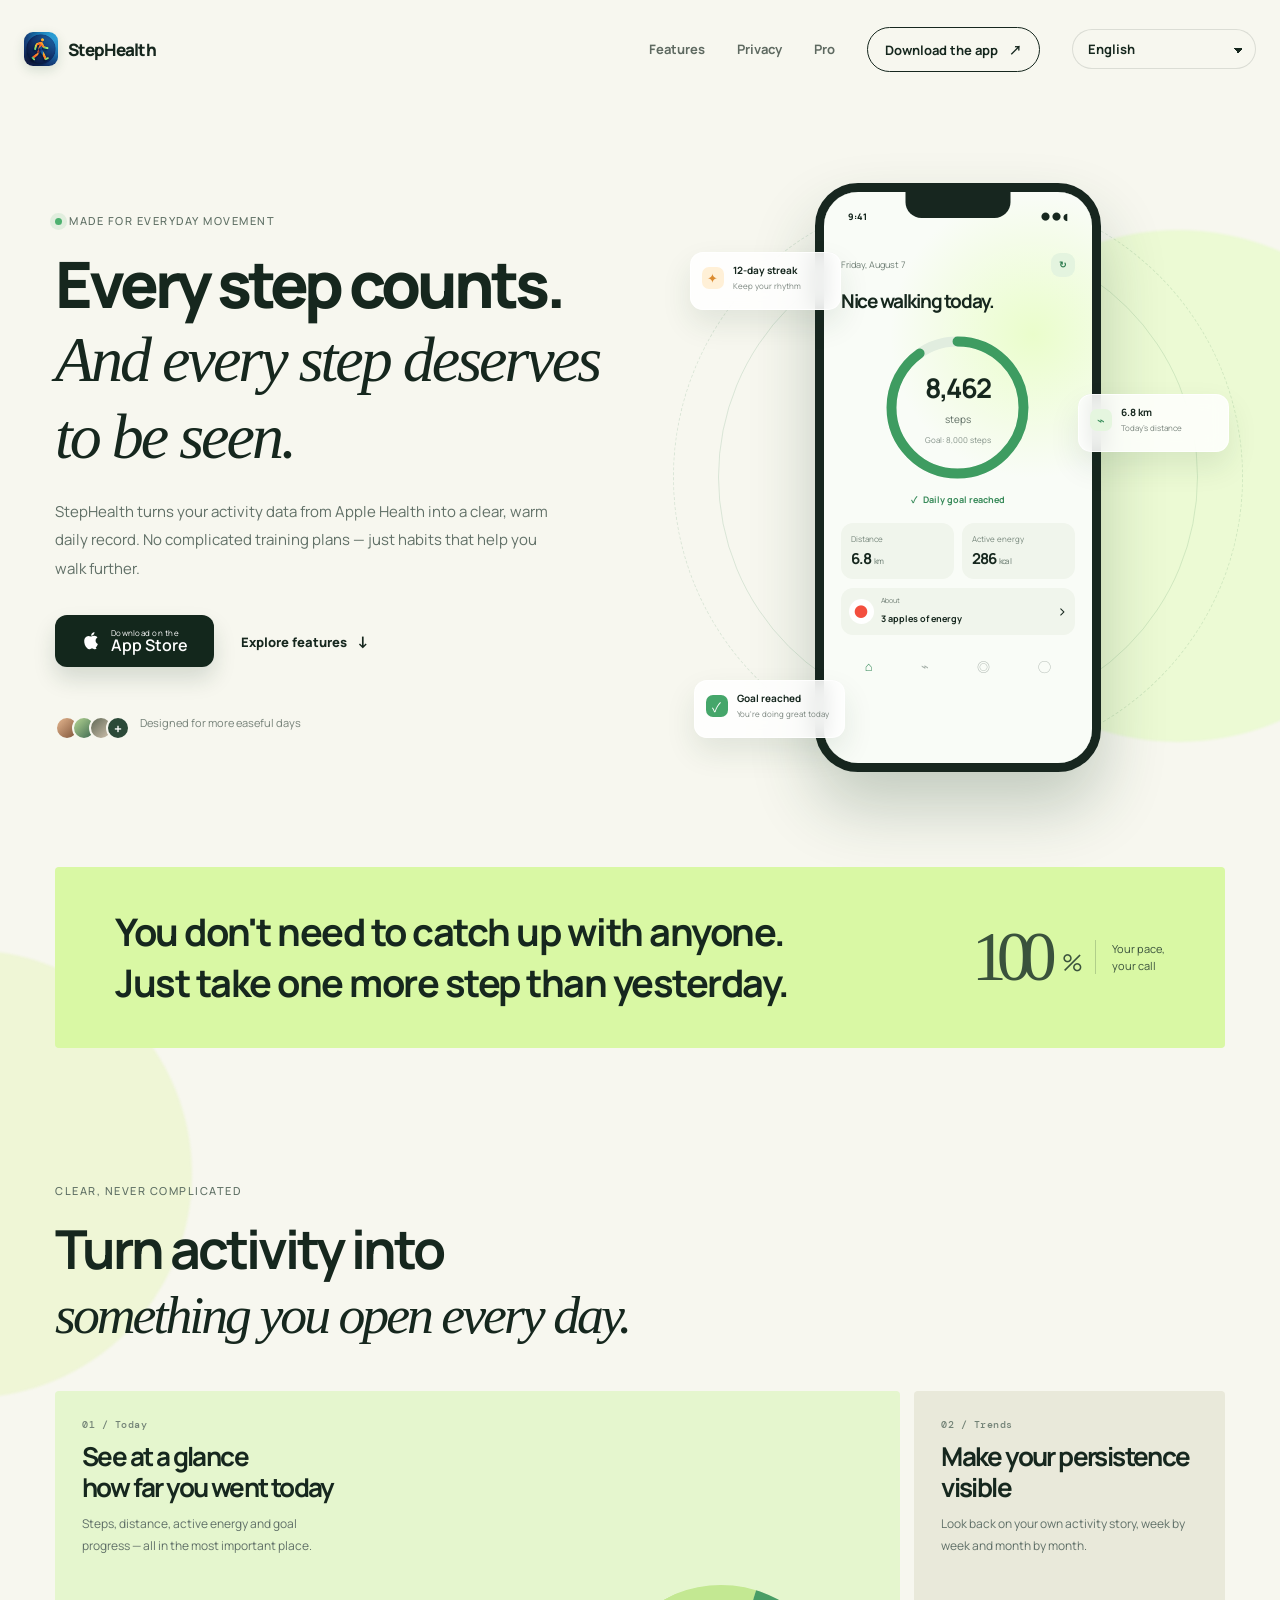
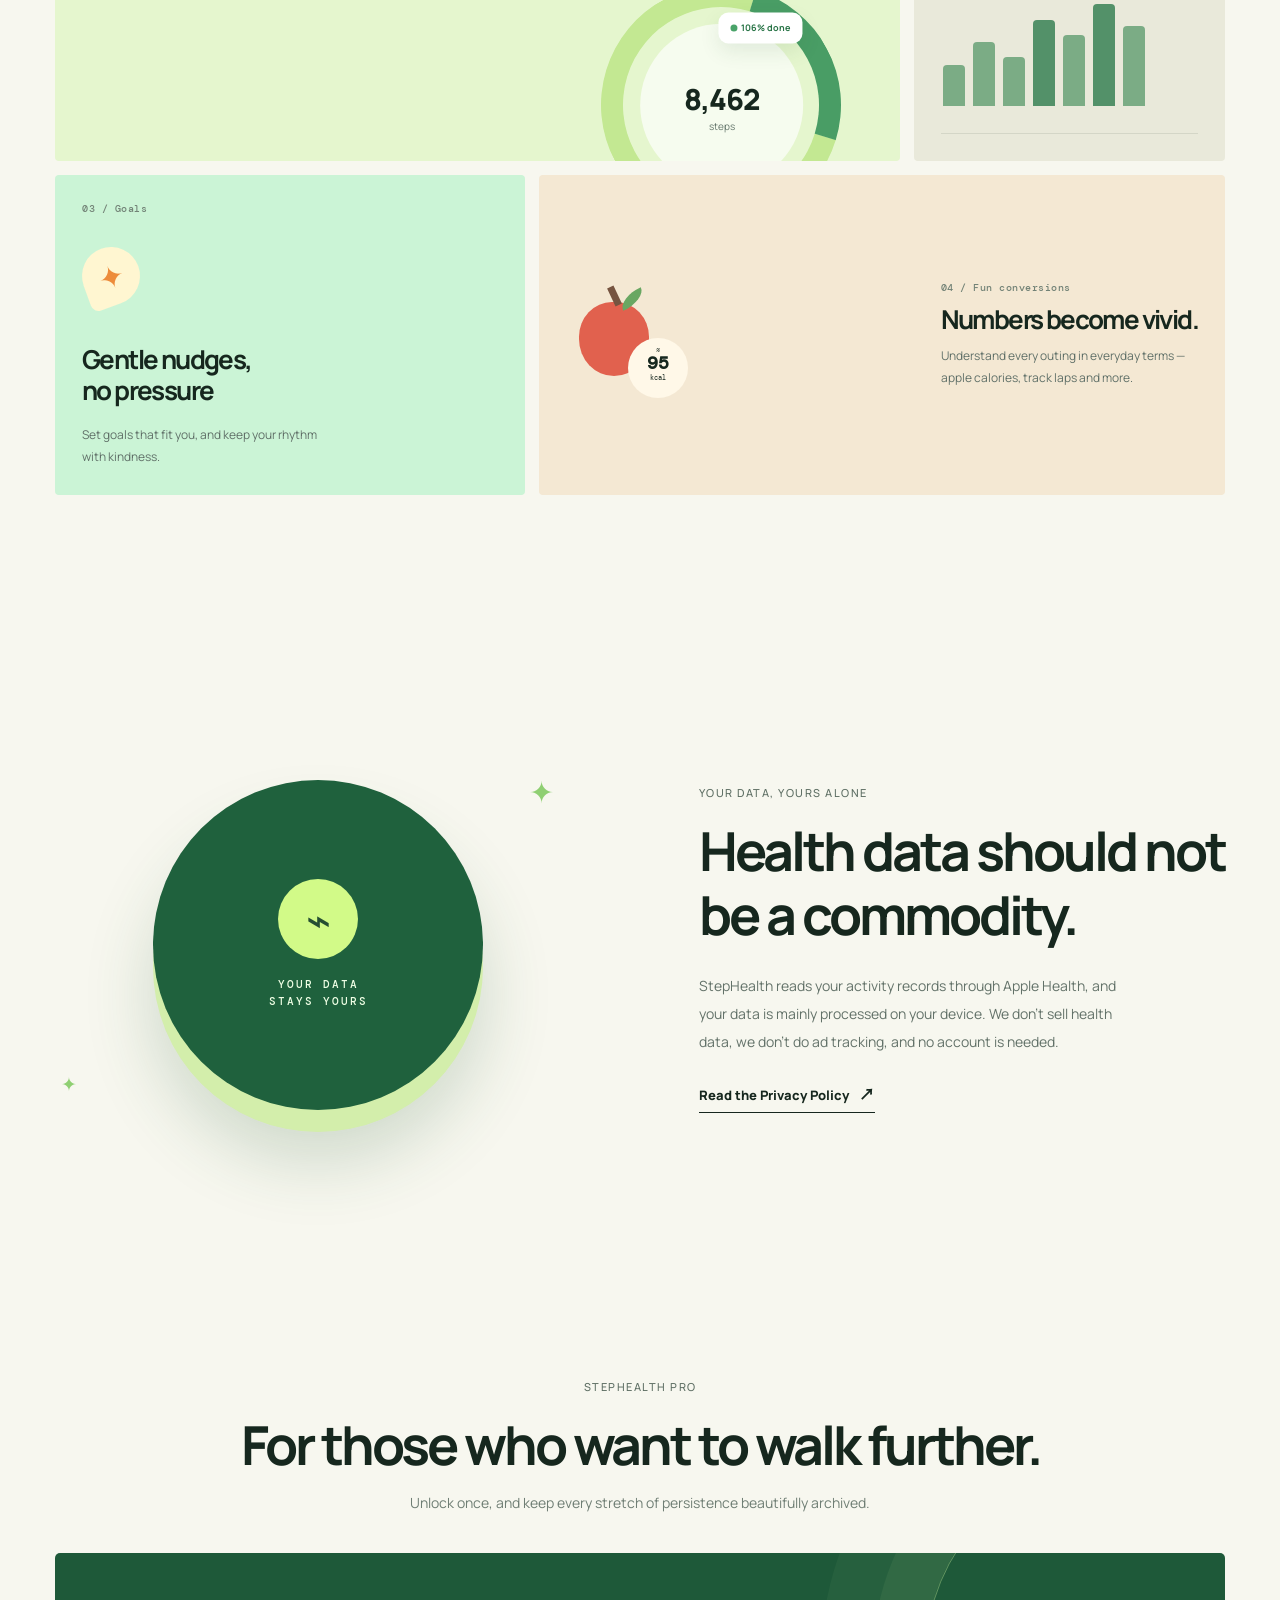
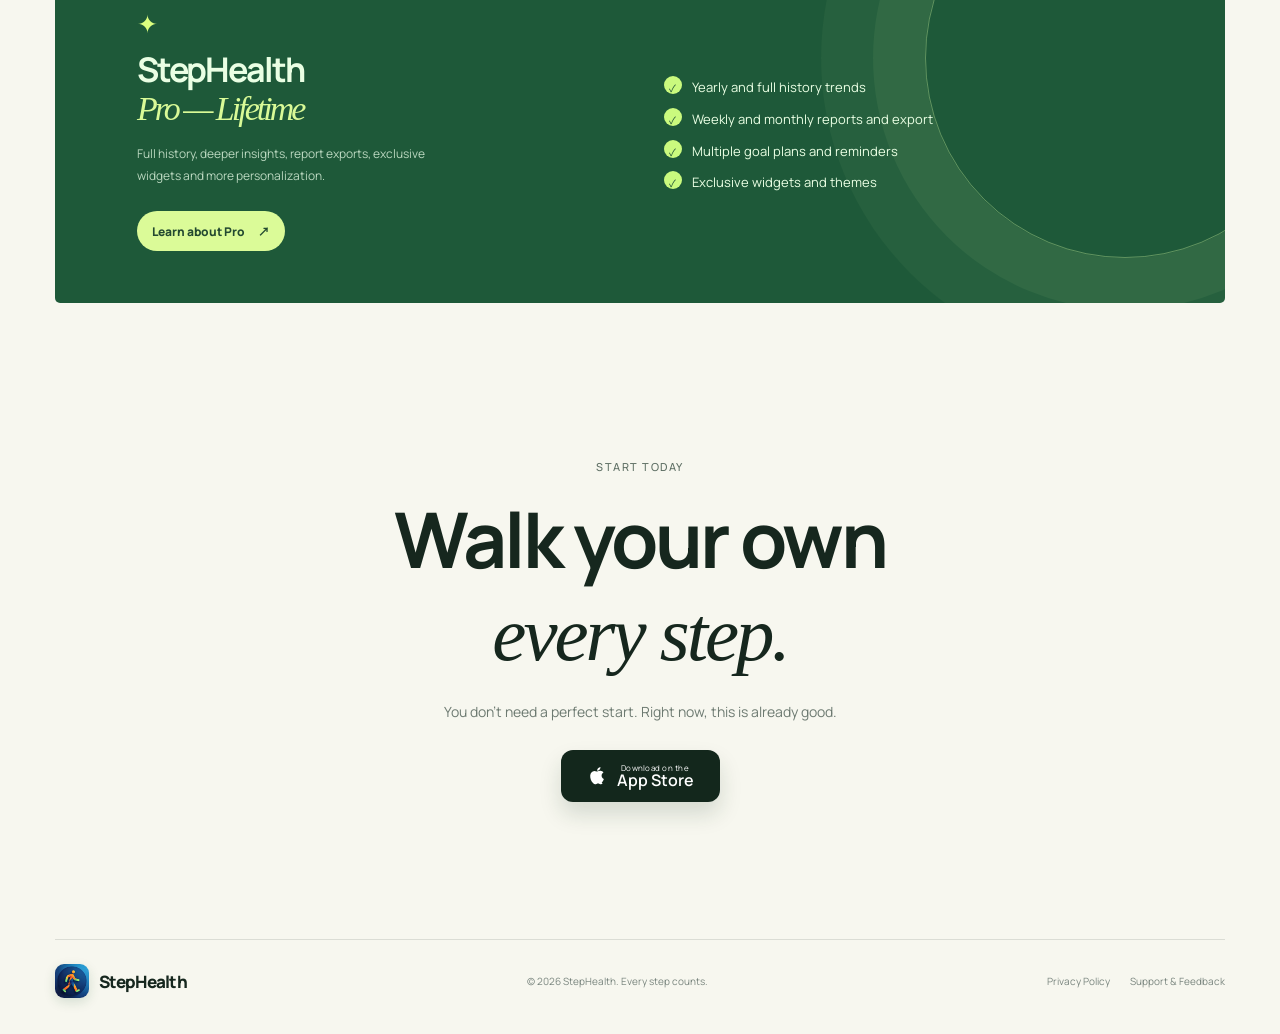
<file: index.html>
<!doctype html>
<html lang="en">
  <head>
    <meta charset="UTF-8" />
    <meta name="viewport" content="width=device-width, initial-scale=1" />
    <meta name="description" content="StepHealth is a simple, privacy-first daily step counter. Connect Apple Health and see the rhythm of your every day." data-i18n-description="pageDesc" />
    <meta name="theme-color" content="#f8fbf8" />
    <title data-i18n-title="pageTitle">StepHealth - See Every Step You Take</title>
    <link rel="preconnect" href="https://fonts.googleapis.com" />
    <link rel="preconnect" href="https://fonts.gstatic.com" crossorigin />
    <link data-fonts href="https://fonts.googleapis.com/css2?family=DM+Mono:wght@400;500&family=Manrope:wght@400;500;600;700;800&family=Noto+Sans+SC:wght@400;500;600;700;800&display=swap" rel="stylesheet" />
    <link rel="stylesheet" href="styles.css" />
    <script src="i18n-boot.js"></script>
  </head>
  <!-- Google tag (gtag.js) -->
  <script async src="https://www.googletagmanager.com/gtag/js?id=G-EB2D2WC7G2"></script>
  <script>
    window.dataLayer = window.dataLayer || [];
    function gtag(){dataLayer.push(arguments);}
    gtag('js', new Date());

    gtag('config', 'G-EB2D2WC7G2');
  </script>
  <body>
    <div class="page-glow glow-one"></div>
    <div class="page-glow glow-two"></div>

    <header class="site-header" id="top">
      <a class="brand" href="#top" aria-label="StepHealth home" data-i18n-attr-aria-label="brandAria">
        <img src="assets/app-icon.jpeg" alt="" />
        <span>StepHealth</span>
      </a>
      <button class="menu-button" type="button" aria-label="Open menu" aria-expanded="false" data-i18n-attr-aria-label="menuAria">
        <span></span><span></span>
      </button>
      <nav class="main-nav" aria-label="Main navigation" data-i18n-attr-aria-label="navAria">
        <a href="#features" data-i18n="navFeatures">Features</a>
        <a href="#privacy" data-i18n="navPrivacy">Privacy</a>
        <a href="#pro">Pro</a>
        <a class="nav-download" href="#download" data-i18n-html="navDownload">Download the app <span>↗</span></a>
        <select class="lang-select" aria-label="Select language" data-i18n-attr-aria-label="langAria">
          <option value="en">English</option>
          <option value="es">Español</option>
          <option value="fr">Français</option>
          <option value="pt-BR">Português (Brasil)</option>
          <option value="pt-PT">Português (Portugal)</option>
          <option value="ar">العربية</option>
          <option value="ja">日本語</option>
          <option value="zh-Hans">简体中文</option>
          <option value="zh-Hant">繁體中文</option>
        </select>
      </nav>
    </header>

    <main>
      <section class="hero">
        <div class="hero-copy reveal">
          <p class="eyebrow"><span class="pulse-dot"></span><span data-i18n="heroEyebrow">Made for everyday movement</span></p>
          <h1 data-i18n-html="heroTitle">Every step counts.<br /><em>And every step deserves to be seen.</em></h1>
          <p class="hero-description" data-i18n="heroDesc">StepHealth turns your activity data from Apple Health into a clear, warm daily record. No complicated training plans — just habits that help you walk further.</p>
          <div class="hero-actions" id="download">
            <a class="store-button" href="https://apps.apple.com/app/stephealth-step-counter/id6798724026" aria-label="Download StepHealth on the App Store" data-i18n-attr-aria-label="storeAria">
              <svg viewBox="0 0 24 24" aria-hidden="true"><path d="M17.05 20.28c-1.04 1.01-2.17.85-3.27.37-1.16-.49-2.22-.51-3.45 0-1.54.66-2.35.47-3.27-.37C1.83 14.89 2.6 6.7 8.06 6.42c1.33.07 2.26.73 3.04.78 1.16-.24 2.27-.92 3.51-.83 1.49.12 2.61.71 3.35 1.77-3.08 1.84-2.35 5.89.48 7.03-.56 1.48-1.28 2.95-2.4 4.12ZM11.01 6.37C10.85 4.17 12.65 2.36 14.7 2.18c.29 2.54-2.3 4.44-3.69 4.19Z"/></svg>
              <span data-i18n-html="storeBadge"><small>Download on the</small>App Store</span>
            </a>
            <a class="text-link" href="#features" data-i18n-html="exploreLink">Explore features <span>↓</span></a>
          </div>
          <div class="hero-proof">
            <div class="avatars" aria-hidden="true"><i></i><i></i><i></i><b>+</b></div>
            <p data-i18n="heroProof">Designed for more easeful days</p>
          </div>
        </div>

        <div class="phone-stage reveal delay-1" aria-label="StepHealth Today screen preview" data-i18n-attr-aria-label="phoneAria">
          <div class="orbit orbit-a"></div><div class="orbit orbit-b"></div>
          <div class="float-tag tag-top"><span class="tag-icon fire">✦</span><b data-i18n="tagStreak">12-day streak</b><small data-i18n="tagStreakSub">Keep your rhythm</small></div>
          <div class="float-tag tag-side"><span class="tag-icon">⌁</span><b>6.8 km</b><small data-i18n="tagKmSub">Today's distance</small></div>
          <div class="phone">
            <div class="phone-notch"></div>
            <div class="app-screen">
              <div class="screen-status"><span>9:41</span><span>● ● ◖</span></div>
              <div class="screen-head"><span data-i18n="phoneDate">Friday, August 7</span><button type="button" aria-label="Refresh" data-i18n-attr-aria-label="phoneRefresh">↻</button></div>
              <h2 data-i18n="phoneHeadline">Nice walking today.</h2>
              <div class="step-ring">
                <svg viewBox="0 0 200 200" aria-hidden="true"><circle cx="100" cy="100" r="80"/><circle class="progress" cx="100" cy="100" r="80"/></svg>
                <div><strong>8,462</strong><span data-i18n="phoneSteps">steps</span><small data-i18n="phoneGoal">Goal: 8,000 steps</small></div>
              </div>
              <p class="complete-message" data-i18n-html="phoneComplete"><span>✓</span> Daily goal reached</p>
              <div class="mini-metrics"><div><span data-i18n="phoneDist">Distance</span><b>6.8 <small>km</small></b></div><div><span data-i18n="phoneCal">Active energy</span><b>286 <small>kcal</small></b></div></div>
              <div class="insight-card"><div class="apple">●</div><div><span data-i18n="phoneEqLabel">About</span><b data-i18n="phoneEqValue">3 apples of energy</b></div><em>›</em></div>
              <div class="screen-tabs"><span class="active">⌂</span><span>⌁</span><span>◎</span><span>◯</span></div>
            </div>
          </div>
          <div class="float-tag tag-bottom"><span class="tag-icon check">✓</span><b data-i18n="tagGoal">Goal reached</b><small data-i18n="tagGoalSub">You're doing great today</small></div>
        </div>
      </section>

      <section class="intro-band reveal">
        <p data-i18n-html="introQuote">You don't need to catch up with anyone.<br />Just take one more step than yesterday.</p>
        <div class="intro-mark"><span>1</span><span>0</span><span>0</span><i>%</i><small data-i18n-html="introMark">Your pace,<br />your call</small></div>
      </section>

      <section class="features section" id="features">
        <div class="section-heading reveal"><p class="eyebrow" data-i18n="featEyebrow">Clear, never complicated</p><h2 data-i18n-html="featTitle">Turn activity into<br /><em>something you open every day.</em></h2></div>
        <div class="feature-grid">
          <article class="feature-card feature-large reveal">
            <div><p class="feature-index" data-i18n="featIndex1">01 / Today</p><h3 data-i18n-html="featTitle1">See at a glance<br />how far you went today</h3><p data-i18n="featDesc1">Steps, distance, active energy and goal progress — all in the most important place.</p></div>
            <div class="ring-illustration"><div class="small-ring"><span>8,462</span><small data-i18n="phoneSteps">steps</small></div><div class="ring-caption"><i></i><span data-i18n="featRingNote">106% done</span></div></div>
          </article>
          <article class="feature-card feature-medium reveal delay-1">
            <div><p class="feature-index" data-i18n="featIndex2">02 / Trends</p><h3 data-i18n-html="featTitle2">Make your persistence<br />visible</h3><p data-i18n="featDesc2">Look back on your own activity story, week by week and month by month.</p></div>
            <div class="chart-illustration"><span style="height:40%"></span><span style="height:62%"></span><span style="height:48%"></span><span style="height:84%"></span><span style="height:69%"></span><span style="height:100%"></span><span style="height:78%"></span><i data-i18n-html="featChartNote">Weekly average <b>7,840</b> steps</i></div>
          </article>
          <article class="feature-card feature-small reveal delay-2">
            <p class="feature-index" data-i18n="featIndex3">03 / Goals</p><div class="flame-icon">✦</div><h3 data-i18n-html="featTitle3">Gentle nudges,<br />no pressure</h3><p data-i18n="featDesc3">Set goals that fit you, and keep your rhythm with kindness.</p>
          </article>
          <article class="feature-card feature-wide reveal">
            <div class="equivalent-art"><div class="apple-shape"></div><div class="circle-note" data-i18n-html="featEqNote">≈<br /><b>95</b><br />kcal</div></div>
            <div><p class="feature-index" data-i18n="featIndex4">04 / Fun conversions</p><h3 data-i18n="featTitle4">Numbers become vivid.</h3><p data-i18n="featDesc4">Understand every outing in everyday terms — apple calories, track laps and more.</p></div>
          </article>
        </div>
      </section>

      <section class="privacy section" id="privacy">
        <div class="privacy-visual reveal"><div class="privacy-circle"><div class="lock">⌁</div><span>YOUR DATA<br />STAYS YOURS</span></div><i class="privacy-star star-one">✦</i><i class="privacy-star star-two">✦</i></div>
        <div class="privacy-copy reveal delay-1"><p class="eyebrow" data-i18n="privacyEyebrow">Your data, yours alone</p><h2 data-i18n="privacyTitle">Health data should not be a commodity.</h2><p data-i18n="privacyDesc">StepHealth reads your activity records through Apple Health, and your data is mainly processed on your device. We don't sell health data, we don't do ad tracking, and no account is needed.</p><a class="arrow-link" href="privacy.html" data-i18n-html="privacyLink">Read the Privacy Policy <span>↗</span></a></div>
      </section>

      <section class="pro-section section" id="pro">
        <div class="pro-heading reveal"><p class="eyebrow" data-i18n="proEyebrow">StepHealth Pro</p><h2 data-i18n="proTitle">For those who want to walk further.</h2><p data-i18n="proSub">Unlock once, and keep every stretch of persistence beautifully archived.</p></div>
        <div class="pro-card reveal delay-1">
          <div class="pro-card-copy"><span class="crown">✦</span><h3 data-i18n-html="proCardTitle">StepHealth<br /><em>Pro — Lifetime</em></h3><p data-i18n="proCardDesc">Full history, deeper insights, report exports, exclusive widgets and more personalization.</p><a class="light-button" href="#download" data-i18n-html="proLearn">Learn about Pro <span>↗</span></a></div>
          <ul><li><i>✓</i><span data-i18n="proLi1">Yearly and full history trends</span></li><li><i>✓</i><span data-i18n="proLi2">Weekly and monthly reports and export</span></li><li><i>✓</i><span data-i18n="proLi3">Multiple goal plans and reminders</span></li><li><i>✓</i><span data-i18n="proLi4">Exclusive widgets and themes</span></li></ul>
          <div class="pro-orb"></div>
        </div>
      </section>

      <section class="closing section reveal">
        <p class="eyebrow" data-i18n="closingEyebrow">Start today</p><h2 data-i18n-html="closingTitle">Walk your own<br /><em>every step.</em></h2><p data-i18n="closingDesc">You don't need a perfect start. Right now, this is already good.</p>
        <a class="store-button dark-store" href="https://apps.apple.com/app/stephealth-step-counter/id6798724026" aria-label="Download StepHealth on the App Store" data-i18n-attr-aria-label="storeAria"><svg viewBox="0 0 24 24" aria-hidden="true"><path d="M17.05 20.28c-1.04 1.01-2.17.85-3.27.37-1.16-.49-2.22-.51-3.45 0-1.54.66-2.35.47-3.27-.37C1.83 14.89 2.6 6.7 8.06 6.42c1.33.07 2.26.73 3.04.78 1.16-.24 2.27-.92 3.51-.83 1.49.12 2.61.71 3.35 1.77-3.08 1.84-2.35 5.89.48 7.03-.56 1.48-1.28 2.95-2.4 4.12ZM11.01 6.37C10.85 4.17 12.65 2.36 14.7 2.18c.29 2.54-2.3 4.44-3.69 4.19Z"/></svg><span data-i18n-html="storeBadge"><small>Download on the</small>App Store</span></a>
      </section>
    </main>

    <footer class="site-footer"><a class="brand" href="#top" aria-label="StepHealth home" data-i18n-attr-aria-label="brandAria"><img src="assets/app-icon.jpeg" alt="" /><span>StepHealth</span></a><p>© 2026 StepHealth. <span data-i18n="footerSlogan">Every step counts.</span></p><div><a href="privacy.html" data-i18n="footerPrivacy">Privacy Policy</a><a href="support.html" data-i18n="footerSupport">Support & Feedback</a></div></footer>
    <script src="i18n.js"></script>
    <script src="script.js"></script>
  </body>
</html>
</file>
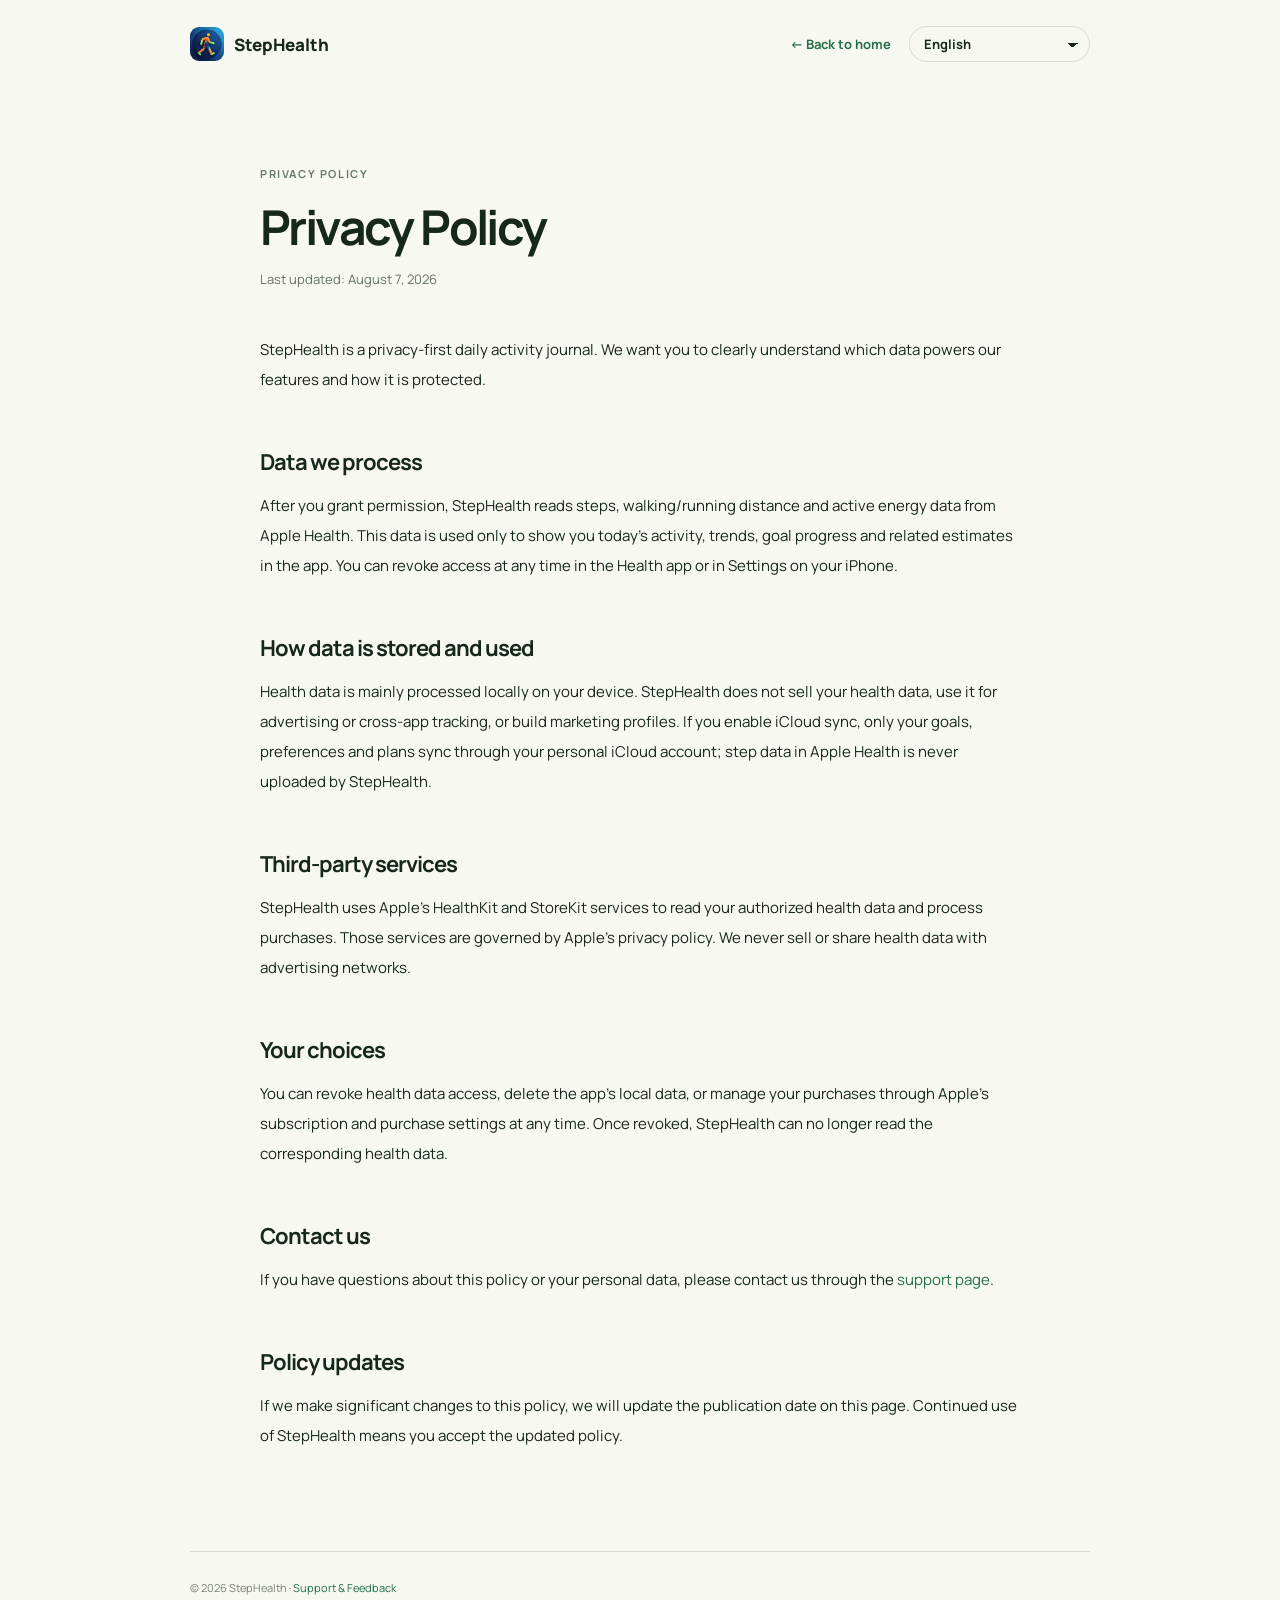
<file: privacy.html>
<!doctype html>
<html lang="en">
  <head>
    <meta charset="UTF-8" />
    <meta name="viewport" content="width=device-width, initial-scale=1" />
    <meta name="description" content="StepHealth Privacy Policy" data-i18n-description="privacyPageDesc" />
    <meta name="theme-color" content="#f8f8f2" />
    <title data-i18n-title="privacyPageTitle">Privacy Policy - StepHealth</title>
    <link rel="preconnect" href="https://fonts.googleapis.com" />
    <link rel="preconnect" href="https://fonts.gstatic.com" crossorigin />
    <link data-fonts href="https://fonts.googleapis.com/css2?family=Manrope:wght@400;500;600;700;800&family=Noto+Sans+SC:wght@400;500;600;700;800&display=swap" rel="stylesheet" />
    <link rel="stylesheet" href="legal.css" />
    <script src="i18n-boot.js"></script>
  </head>
  <body>
    <header>
      <a class="brand" href="index.html" aria-label="StepHealth home" data-i18n-attr-aria-label="brandAria"><img src="assets/app-icon.jpeg" alt="" /><span>StepHealth</span></a>
      <div class="legal-actions">
        <a href="index.html" data-i18n="backHome">← Back to home</a>
        <select class="lang-select" aria-label="Select language" data-i18n-attr-aria-label="langAria">
          <option value="en">English</option>
          <option value="es">Español</option>
          <option value="fr">Français</option>
          <option value="pt-BR">Português (Brasil)</option>
          <option value="pt-PT">Português (Portugal)</option>
          <option value="ar">العربية</option>
          <option value="ja">日本語</option>
          <option value="zh-Hans">简体中文</option>
          <option value="zh-Hant">繁體中文</option>
        </select>
      </div>
    </header>
    <main>
      <p class="eyebrow">PRIVACY POLICY</p>
      <h1 data-i18n="privacyH1">Privacy Policy</h1>
      <p class="updated" data-i18n="privacyUpdated">Last updated: August 7, 2026</p>
      <p data-i18n="privacyIntro">StepHealth is a privacy-first daily activity journal. We want you to clearly understand which data powers our features and how it is protected.</p>
      <h2 data-i18n="privacyS1H">Data we process</h2>
      <p data-i18n="privacyS1P">After you grant permission, StepHealth reads steps, walking/running distance and active energy data from Apple Health. This data is used only to show you today's activity, trends, goal progress and related estimates in the app. You can revoke access at any time in the Health app or in Settings on your iPhone.</p>
      <h2 data-i18n="privacyS2H">How data is stored and used</h2>
      <p data-i18n="privacyS2P">Health data is mainly processed locally on your device. StepHealth does not sell your health data, use it for advertising or cross-app tracking, or build marketing profiles. If you enable iCloud sync, only your goals, preferences and plans sync through your personal iCloud account; step data in Apple Health is never uploaded by StepHealth.</p>
      <h2 data-i18n="privacyS3H">Third-party services</h2>
      <p data-i18n="privacyS3P">StepHealth uses Apple's HealthKit and StoreKit services to read your authorized health data and process purchases. Those services are governed by Apple's privacy policy. We never sell or share health data with advertising networks.</p>
      <h2 data-i18n="privacyS4H">Your choices</h2>
      <p data-i18n="privacyS4P">You can revoke health data access, delete the app's local data, or manage your purchases through Apple's subscription and purchase settings at any time. Once revoked, StepHealth can no longer read the corresponding health data.</p>
      <h2 data-i18n="privacyS5H">Contact us</h2>
      <p data-i18n-html="privacyS5P">If you have questions about this policy or your personal data, please contact us through the <a href="support.html">support page</a>.</p>
      <h2 data-i18n="privacyS6H">Policy updates</h2>
      <p data-i18n="privacyS6P">If we make significant changes to this policy, we will update the publication date on this page. Continued use of StepHealth means you accept the updated policy.</p>
    </main>
    <footer>© 2026 StepHealth · <a href="support.html" data-i18n="footerSupport">Support & Feedback</a></footer>
    <script src="i18n.js"></script>
  </body>
</html>
</file>
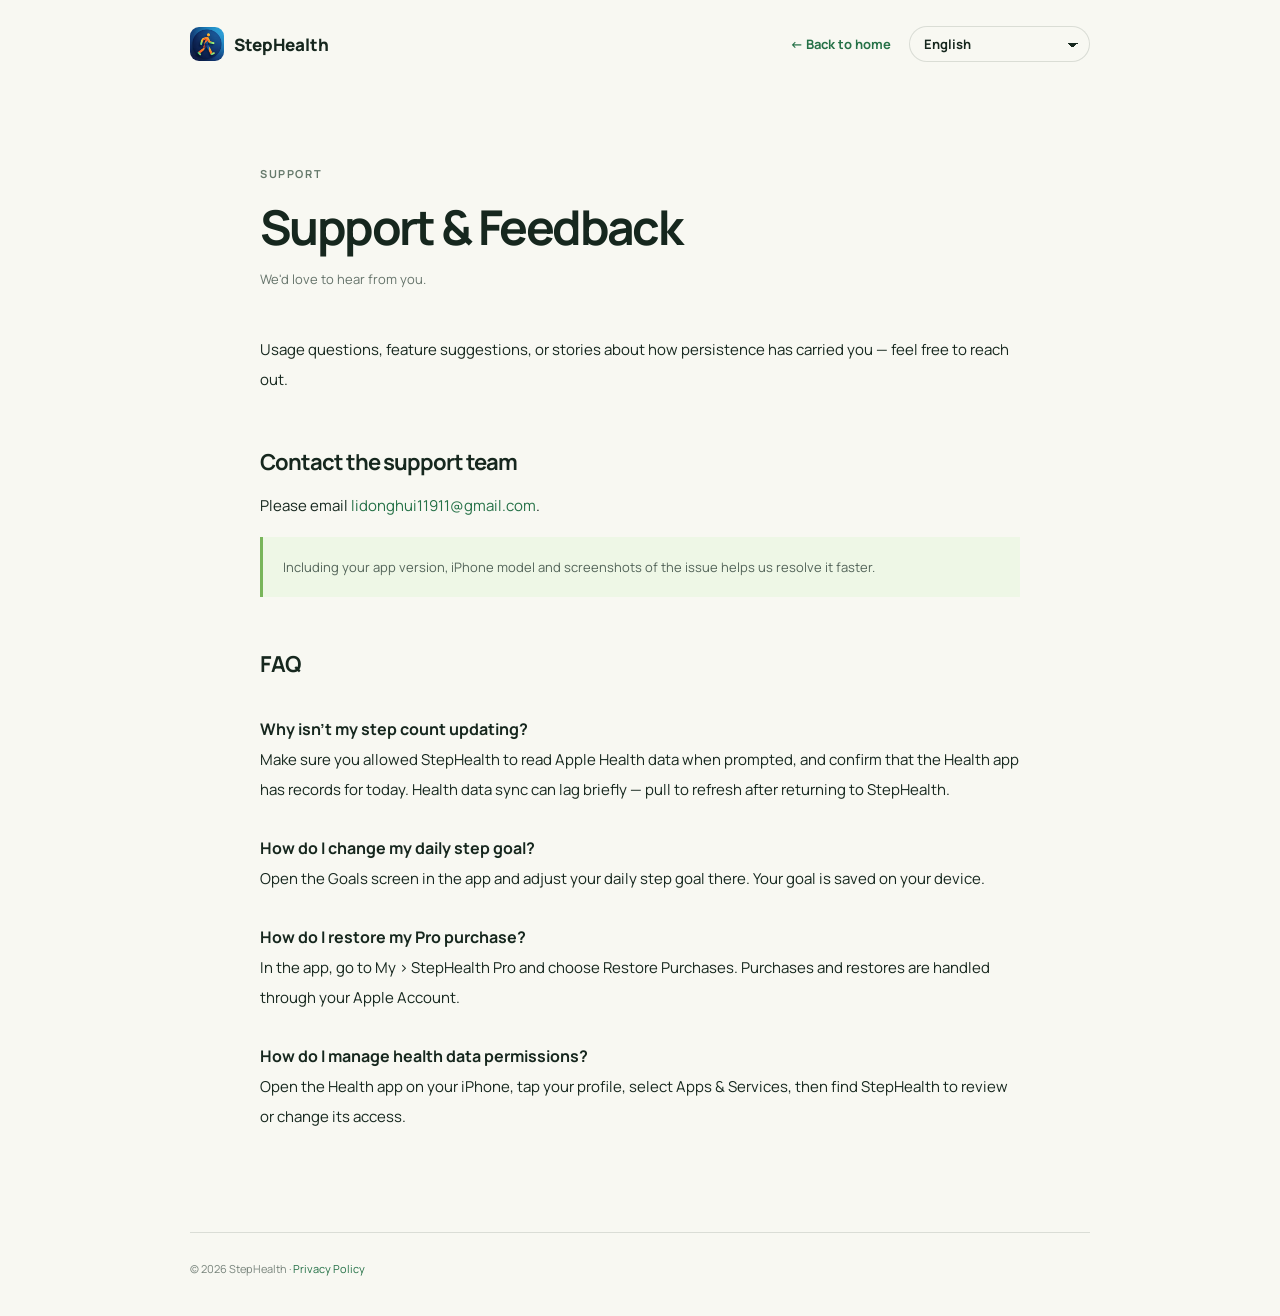
<file: support.html>
<!doctype html>
<html lang="en">
  <head>
    <meta charset="UTF-8" />
    <meta name="viewport" content="width=device-width, initial-scale=1" />
    <meta name="description" content="StepHealth Support & Feedback" data-i18n-description="supportPageDesc" />
    <meta name="theme-color" content="#f8f8f2" />
    <title data-i18n-title="supportPageTitle">Support & Feedback - StepHealth</title>
    <link rel="preconnect" href="https://fonts.googleapis.com" />
    <link rel="preconnect" href="https://fonts.gstatic.com" crossorigin />
    <link data-fonts href="https://fonts.googleapis.com/css2?family=Manrope:wght@400;500;600;700;800&family=Noto+Sans+SC:wght@400;500;600;700;800&display=swap" rel="stylesheet" />
    <link rel="stylesheet" href="legal.css" />
    <script src="i18n-boot.js"></script>
  </head>
  <body>
    <header>
      <a class="brand" href="index.html" aria-label="StepHealth home" data-i18n-attr-aria-label="brandAria"><img src="assets/app-icon.jpeg" alt="" /><span>StepHealth</span></a>
      <div class="legal-actions">
        <a href="index.html" data-i18n="backHome">← Back to home</a>
        <select class="lang-select" aria-label="Select language" data-i18n-attr-aria-label="langAria">
          <option value="en">English</option>
          <option value="es">Español</option>
          <option value="fr">Français</option>
          <option value="pt-BR">Português (Brasil)</option>
          <option value="pt-PT">Português (Portugal)</option>
          <option value="ar">العربية</option>
          <option value="ja">日本語</option>
          <option value="zh-Hans">简体中文</option>
          <option value="zh-Hant">繁體中文</option>
        </select>
      </div>
    </header>
    <main>
      <p class="eyebrow">SUPPORT</p>
      <h1 data-i18n="supportH1">Support & Feedback</h1>
      <p class="updated" data-i18n="supportTagline">We'd love to hear from you.</p>
      <p data-i18n="supportIntro">Usage questions, feature suggestions, or stories about how persistence has carried you — feel free to reach out.</p>
      <h2 data-i18n="supportS1H">Contact the support team</h2>
      <p data-i18n-html="supportEmail">Please email <a href="mailto:lidonghui11911@gmail.com">lidonghui11911@gmail.com</a>.</p>
      <p class="hint" data-i18n="supportHint">Including your app version, iPhone model and screenshots of the issue helps us resolve it faster.</p>
      <h2 data-i18n="supportFaqH">FAQ</h2>
      <h3 data-i18n="faqQ1">Why isn't my step count updating?</h3>
      <p data-i18n="faqA1">Make sure you allowed StepHealth to read Apple Health data when prompted, and confirm that the Health app has records for today. Health data sync can lag briefly — pull to refresh after returning to StepHealth.</p>
      <h3 data-i18n="faqQ2">How do I change my daily step goal?</h3>
      <p data-i18n="faqA2">Open the Goals screen in the app and adjust your daily step goal there. Your goal is saved on your device.</p>
      <h3 data-i18n="faqQ3">How do I restore my Pro purchase?</h3>
      <p data-i18n="faqA3">In the app, go to My &gt; StepHealth Pro and choose Restore Purchases. Purchases and restores are handled through your Apple Account.</p>
      <h3 data-i18n="faqQ4">How do I manage health data permissions?</h3>
      <p data-i18n="faqA4">Open the Health app on your iPhone, tap your profile, select Apps & Services, then find StepHealth to review or change its access.</p>
    </main>
    <footer>© 2026 StepHealth · <a href="privacy.html" data-i18n="footerPrivacy">Privacy Policy</a></footer>
    <script src="i18n.js"></script>
  </body>
</html>
</file>
<file: styles.css>
:root { --ink:#16271e; --muted:#617067; --green:#1f7a4b; --lime:#ccfa7b; --cream:#f7f7ef; --line:rgba(22,39,30,.12); --serif:Georgia,"Noto Serif SC",serif; --sans:"Manrope","Noto Sans SC",sans-serif; }
* { box-sizing:border-box; } html { scroll-behavior:smooth; } body { margin:0; color:var(--ink); background:var(--cream); font-family:var(--sans); overflow-x:hidden; } a { color:inherit; text-decoration:none; } button { font:inherit; } .page-glow { position:absolute; z-index:-1; border-radius:999px; filter:blur(1px); pointer-events:none; } .glow-one { width:40vw; height:40vw; top:230px; right:-12vw; background:rgba(214,255,162,.34); } .glow-two { width:35vw; height:35vw; top:950px; left:-20vw; background:rgba(229,244,185,.45); }
.site-header { width:min(1240px,calc(100% - 48px)); height:98px; margin:auto; display:flex; align-items:center; justify-content:space-between; position:relative; z-index:10; } .brand { display:flex; gap:10px; align-items:center; font-size:17px; font-weight:800; letter-spacing:-.7px; } .brand img { width:34px; height:34px; border-radius:9px; box-shadow:0 4px 12px rgba(18,80,43,.15); } .main-nav { display:flex; align-items:center; gap:32px; font-size:13px; font-weight:700; } .main-nav > a:not(.nav-download) { opacity:.68; transition:opacity .2s; } .main-nav > a:hover { opacity:1; }.nav-download { padding:12px 17px; border:1px solid var(--ink); border-radius:99px; } .nav-download span { padding-left:8px; }.menu-button { display:none; }
.hero { width:min(1170px,calc(100% - 48px)); min-height:700px; margin:29px auto 40px; display:grid; grid-template-columns:1fr .92fr; align-items:center; gap:54px; } .eyebrow { margin:0 0 19px; color:#5d6e63; letter-spacing:1.5px; font:500 11px var(--sans); text-transform:uppercase; } .pulse-dot { width:7px; height:7px; border-radius:50%; display:inline-block; margin-right:7px; background:#4db16f; box-shadow:0 0 0 5px rgba(77,177,111,.13); } h1,h2,h3,p { margin-top:0; } h1 { margin-bottom:24px; max-width:680px; font-size:clamp(43px,5vw,74px); line-height:1.15; letter-spacing:-4px; font-weight:800; } h1 em,h2 em,h3 em { font-family:var(--serif); font-weight:400; letter-spacing:-3px; } .hero-description { width:min(495px,100%); color:var(--muted); font-size:15px; line-height:1.9; }.hero-actions { display:flex; gap:27px; align-items:center; margin-top:32px; }.store-button { width:159px; height:52px; display:flex; align-items:center; justify-content:center; gap:8px; color:white; background:#13271c; border-radius:12px; box-shadow:0 12px 22px rgba(23,56,36,.15); transition:transform .2s,background .2s; }.store-button:hover { transform:translateY(-2px); background:#264937; }.store-button svg { width:22px; fill:currentColor; }.store-button span { line-height:1.05; font-size:16px; font-weight:600; }.store-button small { display:block; font-size:8px; letter-spacing:.25px; font-weight:400; }.text-link,.arrow-link { font-size:13px; font-weight:800; }.text-link span,.arrow-link span { padding-left:7px; font-size:16px; }.hero-proof { margin-top:48px; display:flex; align-items:center; gap:10px; font-size:11px; color:#758178; }.avatars { display:flex; align-items:center; }.avatars i { width:24px; height:24px; margin-right:-7px; border:2px solid var(--cream); border-radius:50%; background:linear-gradient(135deg,#e5b790,#7d5237); }.avatars i:nth-child(2){background:linear-gradient(135deg,#b6d694,#3b664e)}.avatars i:nth-child(3){background:linear-gradient(135deg,#606956,#d1c2ae)}.avatars b { width:24px; height:24px; border:2px solid var(--cream); border-radius:50%; color:#fff; background:#2b4938; display:grid; place-items:center; font-size:14px; z-index:2; }
.phone-stage { position:relative; height:635px; min-width:0; display:grid; place-items:center; }.phone { width:286px; height:589px; border:9px solid #17261f; border-radius:43px; position:relative; z-index:2; overflow:hidden; background:#fbfcf7; box-shadow:0 35px 65px rgba(29,65,42,.24),inset 0 0 0 2px #526359; }.phone-notch { width:105px; height:26px; background:#17261f; position:absolute; left:50%; transform:translateX(-50%); border-radius:0 0 16px 16px; z-index:5; }.app-screen { height:100%; padding:18px 17px 0; background:radial-gradient(circle at 78% 25%,rgba(216,255,151,.45),transparent 30%),#f9fcf7; }.screen-status { padding:0 7px; display:flex; justify-content:space-between; font-size:9px; font-weight:800; }.screen-head { margin-top:30px; display:flex; justify-content:space-between; align-items:center; color:#718077; font-size:9px; }.screen-head button { border:0; color:#2b7a4d; background:#e4f4df; border-radius:9px; width:24px; height:24px; font-weight:bold; }.app-screen h2 { margin:11px 0 4px; font-size:19px; letter-spacing:-1.1px; }.step-ring { width:165px; height:165px; margin:11px auto 2px; position:relative; display:grid; place-items:center; }.step-ring svg { position:absolute; width:100%; height:100%; transform:rotate(-90deg); }.step-ring circle { fill:none; stroke:#e1eddf; stroke-width:12; }.step-ring .progress { stroke:#3e9c61; stroke-linecap:round; stroke-dasharray:503; stroke-dashoffset:50; }.step-ring div { text-align:center; }.step-ring strong { display:block; font-size:27px; letter-spacing:-1.6px; }.step-ring span { font-size:10px; color:#5f6e64; }.step-ring small { color:#829087; display:block; margin-top:6px; font-size:8px; }.complete-message { text-align:center; color:#368958; font-size:9px; font-weight:700; margin:3px 0 17px; }.complete-message span { margin-right:3px; }.mini-metrics { display:grid; grid-template-columns:1fr 1fr; gap:8px; }.mini-metrics div,.insight-card { background:#f0f5ec; border-radius:12px; }.mini-metrics div { padding:10px; }.mini-metrics span { display:block; color:#78887d; font-size:8px; margin-bottom:3px; }.mini-metrics b { font-size:15px; letter-spacing:-.7px; }.mini-metrics small { font-weight:500; font-size:8px; color:#78887d; }.insight-card { margin-top:9px; padding:8px; display:flex; align-items:center; gap:7px; }.apple { width:25px; height:25px; display:grid; place-items:center; color:#f34e3e; background:#fff; border-radius:50%; font-size:14px; }.insight-card span { display:block; font-size:7px; color:#728077; }.insight-card b { font-size:9px; }.insight-card em { margin-left:auto; font-style:normal; }.screen-tabs { display:flex; justify-content:space-around; margin-top:13px; padding:9px 0; color:#a7b1aa; font-size:13px; }.screen-tabs .active { color:#318655; }.orbit { position:absolute; border:1px solid rgba(51,126,74,.15); border-radius:50%; }.orbit-a { width:480px; height:480px; }.orbit-b { width:570px; height:570px; border-style:dashed; }.float-tag { position:absolute; z-index:4; width:151px; min-height:58px; padding:10px 10px 9px 42px; border:1px solid rgba(255,255,255,.8); background:rgba(255,255,255,.83); backdrop-filter:blur(10px); border-radius:13px; box-shadow:0 14px 30px rgba(28,65,41,.1); }.float-tag b,.float-tag small { display:block; }.float-tag b { font-size:10px; }.float-tag small { margin-top:3px; color:#79847d; font-size:8px; }.tag-icon { position:absolute; left:11px; top:14px; width:22px; height:22px; border-radius:7px; display:grid; place-items:center; color:#398f5b; background:#e5f6df; font-size:13px; }.tag-icon.fire { color:#db8b30; background:#fff0d7; }.tag-icon.check { color:#fff; background:#45a66a; }.tag-top { left:0; top:92px; }.tag-side { right:-4px; top:234px; }.tag-bottom { left:4px; bottom:57px; }
.intro-band { width:min(1170px,calc(100% - 48px)); margin:40px auto 135px; padding:39px 4.7%; background:#d9f8a4; border-radius:4px; display:flex; align-items:center; justify-content:space-between; }.intro-band > p { margin:0; font-size:clamp(23px,3vw,38px); line-height:1.35; letter-spacing:-1.5px; font-weight:700; }.intro-mark { display:flex; align-items:center; color:#3a523c; }.intro-mark span { font:500 70px/1 var(--serif); letter-spacing:-10px; }.intro-mark i { margin:10px 12px 0 15px; font-size:23px; font-style:normal; }.intro-mark small { padding-left:16px; border-left:1px solid rgba(58,82,60,.25); font-size:11px; line-height:1.55; }
.section { width:min(1170px,calc(100% - 48px)); margin-left:auto; margin-right:auto; }.section-heading { margin-bottom:43px; }.section-heading h2,.privacy h2,.pro-heading h2,.closing h2 { margin:0; font-size:clamp(35px,4.2vw,58px); letter-spacing:-3px; line-height:1.2; }.feature-grid { display:grid; grid-template-columns:1.3fr 1fr .86fr; gap:14px; }.feature-card { min-height:320px; padding:27px; overflow:hidden; border-radius:4px; position:relative; display:flex; flex-direction:column; justify-content:space-between; }.feature-large { background:#e5f6ce; grid-column:span 2; min-height:370px; }.feature-medium { background:#e9e9da; min-height:370px; }.feature-small { background:#cbf4d6; }.feature-wide { background:#f4e8d3; grid-column:span 2; flex-direction:row; align-items:center; gap:25px; }.feature-index { color:#728276; font:500 10px "DM Mono",monospace; letter-spacing:.5px; }.feature-card h3 { margin:9px 0 10px; font-size:26px; line-height:1.2; letter-spacing:-1.6px; }.feature-card > div > p:last-child,.feature-small > p:last-child { margin:0; max-width:255px; color:#607068; font-size:12px; line-height:1.8; }.ring-illustration { position:absolute; right:7%; bottom:-64px; width:240px; height:240px; border-radius:50%; display:grid; place-items:center; border:22px solid #c3e892; border-right-color:#499d65; transform:rotate(-28deg); }.small-ring { width:163px; height:163px; border-radius:50%; background:rgba(255,255,255,.68); display:grid; place-content:center; transform:rotate(28deg); text-align:center; }.small-ring span { font-size:29px; font-weight:800; letter-spacing:-1px; }.small-ring small { color:#64766b; font-size:10px; }.ring-caption { position:absolute; right:-15px; top:33px; padding:9px 12px; color:#277345; background:#fff; border-radius:10px; box-shadow:0 8px 20px rgba(43,91,52,.1); transform:rotate(28deg); font-size:9px; font-weight:700; }.ring-caption i { width:7px; height:7px; display:inline-block; border-radius:50%; background:#49a369; margin-right:4px; }.chart-illustration { height:130px; margin-top:18px; padding:0 2px 27px; border-bottom:1px solid rgba(59,73,59,.12); display:flex; gap:8px; align-items:end; position:relative; }.chart-illustration span { width:22px; border-radius:4px 4px 0 0; background:#619e71; opacity:.8; }.chart-illustration span:nth-child(4),.chart-illustration span:nth-child(6) { background:#2f7c4e; }.chart-illustration i { position:absolute; right:0; bottom:-43px; font-size:9px; font-style:normal; color:#66736b; }.chart-illustration b { color:#233d2c; }.flame-icon { width:58px; height:58px; display:grid; place-items:center; margin:14px 0 21px; border-radius:50% 50% 50% 8px; color:#ed8c3b; background:#fff6d1; transform:rotate(-20deg); font-size:31px; }.equivalent-art { width:122px; height:130px; flex:0 0 122px; position:relative; }.apple-shape { width:70px; height:74px; position:absolute; left:13px; top:32px; background:#e1614e; border-radius:47% 47% 50% 50%; }.apple-shape:before { content:""; width:26px; height:14px; position:absolute; top:-10px; right:4px; background:#69a762; border-radius:100% 0; transform:rotate(-25deg); }.apple-shape:after { content:""; width:7px; height:20px; position:absolute; top:-16px; left:32px; background:#765440; transform:rotate(-25deg); }.circle-note { width:60px; height:60px; padding-top:9px; border-radius:50%; position:absolute; right:0; bottom:2px; background:#fff8e8; text-align:center; font:7px/1.1 "DM Mono",monospace; }.circle-note b { font-size:18px; }
.privacy { min-height:590px; margin-top:155px; display:grid; grid-template-columns:1fr 1fr; gap:10%; align-items:center; }.privacy-visual { height:420px; position:relative; display:grid; place-items:center; }.privacy-circle { width:330px; height:330px; display:grid; place-items:center; align-content:center; border-radius:50%; color:#efffe5; background:#1f613d; text-align:center; box-shadow:0 22px 0 #d3eeab,0 50px 70px rgba(41,93,56,.2); }.lock { width:80px; height:80px; display:grid; place-items:center; margin-bottom:17px; color:#254e32; background:#d2fa88; border-radius:50%; font-size:42px; }.privacy-circle span { font:500 11px/1.6 "DM Mono",monospace; letter-spacing:2px; }.privacy-star { position:absolute; color:#8fcf72; font-style:normal; font-size:30px; }.star-one { top:36px; right:28px; }.star-two { left:6px; bottom:58px; font-size:19px; }.privacy-copy > p:not(.eyebrow) { margin:24px 0 25px; max-width:440px; color:#637269; font-size:14px; line-height:2; }.arrow-link { padding-bottom:8px; border-bottom:1px solid var(--ink); }
.pro-section { margin-top:139px; }.pro-heading { text-align:center; }.pro-heading > p:last-child { margin:16px 0 41px; color:#6f7e74; font-size:14px; }.pro-card { min-height:350px; padding:52px 7%; position:relative; overflow:hidden; display:grid; grid-template-columns:1.1fr 1fr; align-items:center; color:#eaffe4; background:#1e5939; border-radius:5px; }.pro-card-copy { position:relative; z-index:2; }.crown { color:#dcff7f; font-size:25px; }.pro-card h3 { margin:9px 0 15px; font-size:34px; letter-spacing:-2px; line-height:1.13; }.pro-card h3 em { color:#d9fa97; }.pro-card-copy p { max-width:325px; color:#bbd8c0; font-size:12px; line-height:1.8; }.light-button { margin-top:12px; padding:11px 15px; display:inline-block; color:#244a31; background:#dbfb98; border-radius:999px; font-size:12px; font-weight:800; }.light-button span { margin-left:11px; }.pro-card ul { z-index:2; margin:15px 0 0; padding:0; list-style:none; font-size:13px; line-height:2.45; }.pro-card li i { width:18px; height:18px; display:inline-grid; place-items:center; margin-right:10px; color:#205437; background:#cafa7e; border-radius:50%; font-size:10px; font-style:normal; }.pro-orb { position:absolute; width:400px; height:400px; right:-100px; top:-95px; border:1px solid rgba(220,255,167,.35); border-radius:50%; box-shadow:0 0 0 52px rgba(220,255,167,.06),0 0 0 104px rgba(220,255,167,.04); }
.closing { margin-top:156px; padding-bottom:137px; text-align:center; }.closing h2 { font-size:clamp(48px,6vw,77px); }.closing > p:not(.eyebrow) { margin:21px 0 29px; color:#6d7a71; font-size:14px; }.dark-store { margin:auto; }.site-footer { width:min(1170px,calc(100% - 48px)); margin:auto; padding:24px 0 36px; display:flex; align-items:center; justify-content:space-between; border-top:1px solid var(--line); }.site-footer p,.site-footer div { margin:0; color:#79857e; font-size:10px; }.site-footer div { display:flex; gap:20px; }.site-footer div a:hover { color:var(--ink); }
.reveal { opacity:0; transform:translateY(25px); transition:opacity .8s ease,transform .8s ease; }.reveal.in-view { opacity:1; transform:translateY(0); }.delay-1 { transition-delay:.14s; }.delay-2 { transition-delay:.28s; }
/* ---------- 多语言 ---------- */
html.i18n-boot body { visibility:hidden; } /* 非默认语言首帧防闪烁，翻译应用后由 i18n.js 移除该 class */
html[lang="zh-Hans"] { --sans:"Manrope","Noto Sans SC",sans-serif; }
html[lang="zh-Hant"] { --sans:"Manrope","Noto Sans TC",sans-serif; }
html[lang="ja"] { --sans:"Manrope","Noto Sans JP",sans-serif; }
html[lang="ar"] { --sans:"Manrope","Noto Sans Arabic",sans-serif; --serif:"Noto Sans Arabic","Noto Naskh Arabic",serif; }
/* 阿拉伯语排版修正：连写文字禁用负字距与斜体 */
html[lang="ar"] h1,html[lang="ar"] h2,html[lang="ar"] h3,html[lang="ar"] .eyebrow,html[lang="ar"] .app-screen h2,html[lang="ar"] .intro-band > p { letter-spacing:0; }
html[lang="ar"] h1 em,html[lang="ar"] h2 em,html[lang="ar"] h3 em { font-style:normal; letter-spacing:0; }
.lang-select { appearance:none; -webkit-appearance:none; border:1px solid var(--line); background-color:transparent; color:inherit; font:700 13px var(--sans); padding:10px 32px 10px 15px; border-radius:99px; cursor:pointer; background-image:linear-gradient(45deg,transparent 50%,var(--ink) 50%),linear-gradient(135deg,var(--ink) 50%,transparent 50%); background-position:calc(100% - 17px) 55%,calc(100% - 12px) 55%; background-size:5px 5px; background-repeat:no-repeat; transition:border-color .2s; }
.lang-select:hover { border-color:rgba(22,39,30,.34); }
@media (max-width:760px) { .site-header,.hero,.intro-band,.section,.site-footer { width:min(100% - 32px,600px); }.site-header { height:78px; }.main-nav { display:none; position:absolute; top:67px; right:0; width:190px; padding:18px; align-items:flex-start; flex-direction:column; gap:16px; background:#fffef8; box-shadow:0 16px 40px rgba(20,50,30,.13); border-radius:12px; }.main-nav.open { display:flex; }.menu-button { width:38px; height:35px; display:grid; align-content:center; gap:6px; padding:0 8px; border:1px solid var(--line); background:transparent; border-radius:9px; }.menu-button span { display:block; height:1px; background:var(--ink); }.hero { min-height:0; margin:45px auto 66px; grid-template-columns:1fr; gap:29px; }.hero-copy { text-align:center; }.hero-description { margin-left:auto; margin-right:auto; }.hero-actions { justify-content:center; }.hero-proof { justify-content:center; margin-top:33px; }.phone-stage { height:555px; transform:scale(.87); transform-origin:center top; margin-bottom:-78px; }.orbit-a { width:430px; height:430px; }.orbit-b { width:510px; height:510px; }.intro-band { margin-bottom:89px; padding:30px; }.intro-mark { display:none; }.feature-grid { grid-template-columns:1fr; }.feature-large,.feature-medium,.feature-wide { grid-column:span 1; }.feature-card { min-height:290px; }.feature-medium { min-height:320px; }.feature-wide { min-height:270px; }.privacy { min-height:0; margin-top:96px; grid-template-columns:1fr; gap:15px; }.privacy-visual { height:340px; }.privacy-circle { width:260px; height:260px; }.pro-section { margin-top:100px; }.pro-card { padding:40px 31px; grid-template-columns:1fr; }.pro-card ul { margin-top:28px; }.pro-orb { right:-240px; }.closing { margin-top:99px; padding-bottom:87px; }.site-footer { flex-wrap:wrap; gap:20px; }.site-footer p { order:3; width:100%; }.site-footer .brand img { width:29px; height:29px; } }
@media (max-width:380px) { h1 { font-size:40px; letter-spacing:-2.5px; }.hero-actions { gap:16px; }.text-link { font-size:11px; }.phone-stage { transform:scale(.78); margin-left:-22px; margin-right:-22px; }.feature-card { padding:22px; } }
/* ---------- RTL 镜像（ar 等从右到左语言；flex/文本流向由 dir 自动翻转，这里只处理物理定位与内边距） ---------- */
html[dir="rtl"] .glow-one { right:auto; left:-12vw; }
html[dir="rtl"] .glow-two { right:-20vw; left:auto; }
html[dir="rtl"] .nav-download span { padding-left:0; padding-right:8px; }
html[dir="rtl"] .text-link span,html[dir="rtl"] .arrow-link span { padding-left:0; padding-right:7px; }
html[dir="rtl"] .lang-select { padding:10px 15px 10px 32px; background-position:17px 55%,12px 55%; }
html[dir="rtl"] .tag-top { left:auto; right:0; }
html[dir="rtl"] .tag-side { right:auto; left:-4px; }
html[dir="rtl"] .tag-bottom { left:auto; right:4px; }
html[dir="rtl"] .float-tag { padding:10px 42px 9px 10px; }
html[dir="rtl"] .tag-icon { left:auto; right:11px; }
html[dir="rtl"] .complete-message span { margin-right:0; margin-left:3px; }
html[dir="rtl"] .insight-card em { margin-left:0; margin-right:auto; transform:scaleX(-1); }
html[dir="rtl"] .avatars i { margin-right:0; margin-left:-7px; }
html[dir="rtl"] .intro-mark i { margin:10px 15px 0 12px; }
html[dir="rtl"] .intro-mark small { padding-left:0; padding-right:16px; border-left:0; border-right:1px solid rgba(58,82,60,.25); }
html[dir="rtl"] .ring-illustration { right:auto; left:7%; }
html[dir="rtl"] .ring-caption { right:auto; left:-15px; }
html[dir="rtl"] .ring-caption i { margin-right:0; margin-left:4px; }
html[dir="rtl"] .chart-illustration i { right:auto; left:0; }
html[dir="rtl"] .privacy-star.star-one { right:auto; left:28px; }
html[dir="rtl"] .privacy-star.star-two { left:auto; right:6px; }
html[dir="rtl"] .pro-orb { right:auto; left:-100px; }
html[dir="rtl"] .light-button span { margin-left:0; margin-right:11px; }
@media (max-width:760px) {
  html[dir="rtl"] .main-nav { right:auto; left:0; }
  html[dir="rtl"] .pro-orb { right:auto; left:-240px; }
}
</file>
<file: legal.css>
:root { --ink:#16271e; --muted:#65736a; --green:#257147; --cream:#f8f8f2; --sans:"Manrope","Noto Sans SC",sans-serif; } * { box-sizing:border-box; } body { margin:0; background:var(--cream); color:var(--ink); font-family:var(--sans); } a { color:var(--green); text-decoration:none; } header { width:min(900px,calc(100% - 40px)); height:88px; margin:auto; display:flex; align-items:center; justify-content:space-between; font-size:13px; font-weight:700; } .brand { display:flex; align-items:center; gap:10px; color:var(--ink); font-size:17px; font-weight:800; } .brand img { width:34px; height:34px; border-radius:9px; } main { width:min(760px,calc(100% - 40px)); margin:75px auto 100px; font-size:15px; line-height:2; } .eyebrow { margin:0 0 13px; color:#65796b; font-size:11px; font-weight:700; letter-spacing:1.6px; } h1 { margin:0; font-size:48px; letter-spacing:-2.6px; line-height:1.2; } .updated { margin:10px 0 43px; color:var(--muted); font-size:13px; } h2 { margin:45px 0 7px; font-size:22px; letter-spacing:-1px; } h3 { margin:27px 0 0; font-size:16px; } p { margin:0 0 16px; } .hint { padding:17px 20px; border-left:3px solid #78b55a; background:#eef7e6; color:#536459; font-size:13px; } footer { width:min(900px,calc(100% - 40px)); margin:auto; padding:28px 0 40px; border-top:1px solid rgba(22,39,30,.13); color:#78847c; font-size:11px; } /* ---------- 多语言 ---------- */
html.i18n-boot body { visibility:hidden; } /* 非默认语言首帧防闪烁，翻译应用后由 i18n.js 移除该 class */
html[lang="zh-Hans"] { --sans:"Manrope","Noto Sans SC",sans-serif; }
html[lang="zh-Hant"] { --sans:"Manrope","Noto Sans TC",sans-serif; }
html[lang="ja"] { --sans:"Manrope","Noto Sans JP",sans-serif; }
html[lang="ar"] { --sans:"Manrope","Noto Sans Arabic",sans-serif; }
/* 阿拉伯语排版修正：连写文字禁用负字距 */
html[lang="ar"] h1,html[lang="ar"] h2 { letter-spacing:0; }
.legal-actions { display:flex; align-items:center; gap:18px; }
.legal-actions > a { white-space:nowrap; }
.lang-select { appearance:none; -webkit-appearance:none; border:1px solid rgba(22,39,30,.13); background-color:transparent; color:var(--ink); font:700 13px var(--sans); padding:8px 30px 8px 14px; border-radius:99px; cursor:pointer; background-image:linear-gradient(45deg,transparent 50%,var(--ink) 50%),linear-gradient(135deg,var(--ink) 50%,transparent 50%); background-position:calc(100% - 16px) 55%,calc(100% - 11px) 55%; background-size:5px 5px; background-repeat:no-repeat; transition:border-color .2s; }
.lang-select:hover { border-color:rgba(22,39,30,.34); }
@media (max-width:600px) { main { margin-top:42px; font-size:14px; } h1 { font-size:38px; } header { flex-wrap:wrap; height:auto; padding:16px 0 12px; } .legal-actions { width:100%; justify-content:space-between; } }
/* ---------- RTL 镜像（ar 等从右到左语言；header/flex 流向由 dir 自动翻转，这里只处理物理定位） ---------- */
html[dir="rtl"] .lang-select { padding:8px 14px 8px 30px; background-position:16px 55%,11px 55%; }
html[dir="rtl"] .hint { border-left:0; border-right:3px solid #78b55a; }
</file>
